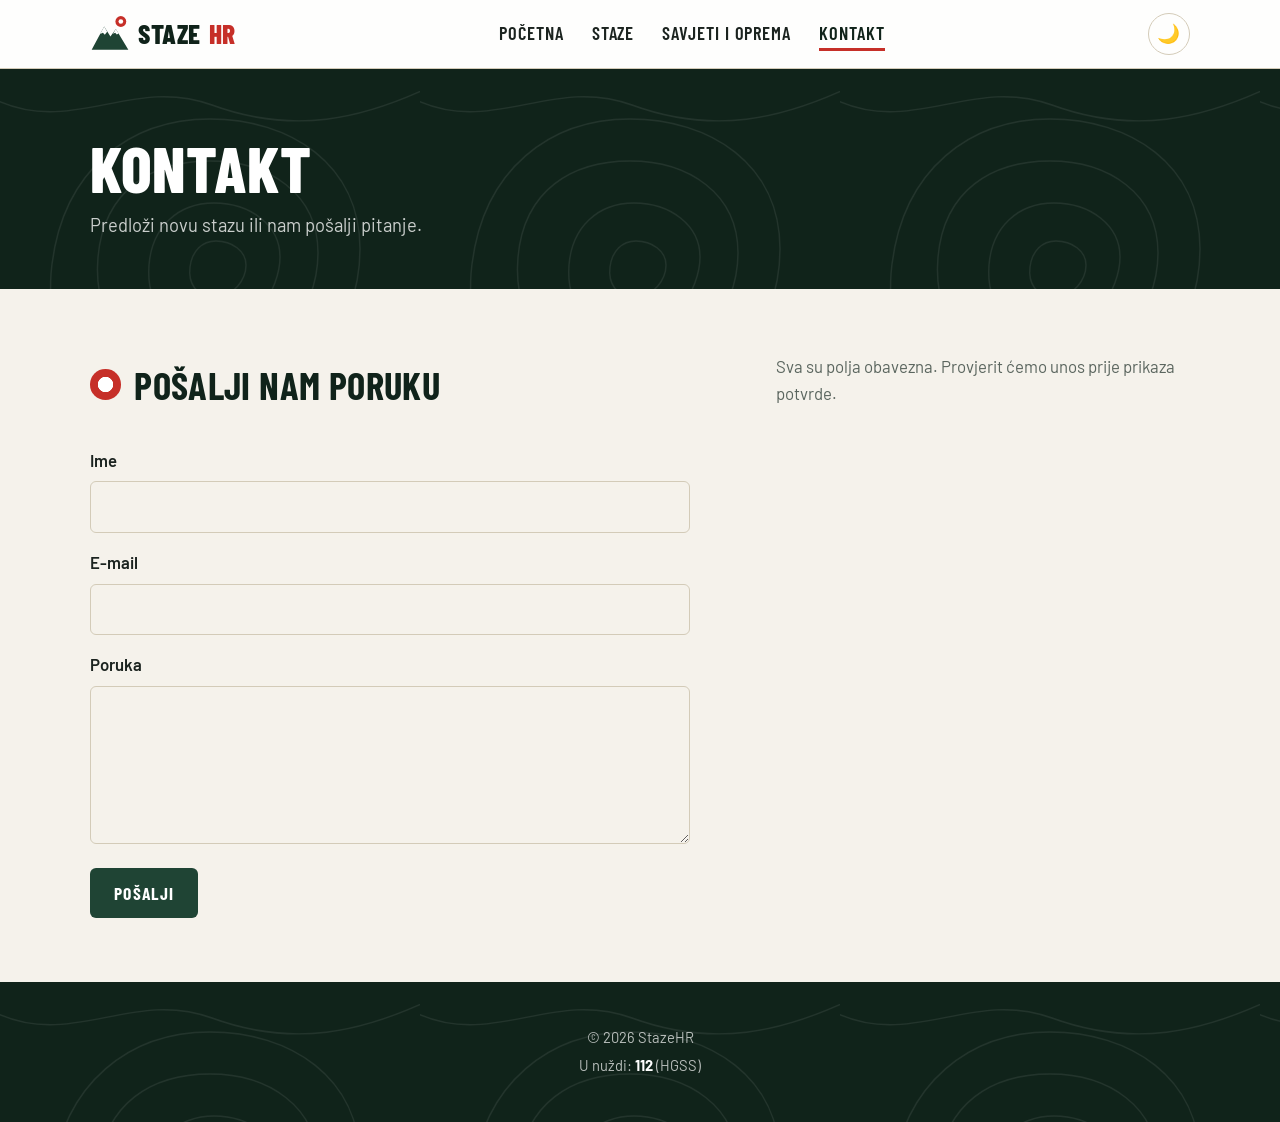
<file: kontakt.html>
<!DOCTYPE html>
<html lang="hr">
<head>
  <meta charset="UTF-8">
  <meta name="viewport" content="width=device-width, initial-scale=1.0">
  <title>Kontakt | Planinarske staze Hrvatske</title>
  <link rel="icon" href="img/logo.svg" type="image/svg+xml">
  <link rel="stylesheet" href="css/style.css">
</head>
<body>

  <header class="site-header">
    <div class="container header-inner">
      <a href="index.html" class="logo" aria-label="StazeHR – početna">
        <svg class="logo-mark" viewBox="0 0 48 48" aria-hidden="true">
          <path d="M2 43 L17 15 L24.5 27 L31 18 L46 43 Z" fill="currentColor"/>
          <path class="ridge" d="M17 15 L12.2 24 L15.5 22.5 L17.8 25 L20.6 21.4 Z"/>
          <path class="ridge" d="M31 18 L27.6 23.6 L30.2 22.6 L32.2 24.6 L34.3 23.3 Z"/>
          <circle cx="37" cy="9" r="6.5" fill="#c62f28"/>
          <circle cx="37" cy="9" r="2.8" fill="#fff"/>
        </svg>
        Staze<span>HR</span>
      </a>
      <nav class="main-nav" aria-label="Glavna navigacija">
        <ul class="nav-links" id="nav-links">
          <li><a href="index.html">Početna</a></li>
          <li><a href="staze.html">Staze</a></li>
          <li><a href="savjeti.html">Savjeti i oprema</a></li>
          <li><a href="kontakt.html" class="active">Kontakt</a></li>
        </ul>
      </nav>
      <div class="header-actions">
        <button class="theme-toggle" id="theme-toggle" aria-label="Promijeni temu">🌙</button>
        <button class="nav-toggle" id="nav-toggle" aria-label="Otvori izbornik" aria-expanded="false" aria-controls="nav-links">☰</button>
      </div>
    </div>
  </header>

  <main>
    <section class="page-title">
      <div class="container">
        <h1>Kontakt</h1>
        <p>Predloži novu stazu ili nam pošalji pitanje.</p>
      </div>
    </section>

    <section class="section">
      <div class="container">
        <div class="section-head">
          <h2><span class="marker"></span>Pošalji nam poruku</h2>
          <p>Sva su polja obavezna. Provjerit ćemo unos prije prikaza potvrde.</p>
        </div>
        <form class="form" id="contact-form" novalidate>
          <label for="ime">Ime</label>
          <input type="text" id="ime" name="ime" autocomplete="name" required aria-describedby="ime-error">
          <span class="field-error" id="ime-error" aria-live="polite"></span>

          <label for="email">E-mail</label>
          <input type="email" id="email" name="email" autocomplete="email" required aria-describedby="email-error">
          <span class="field-error" id="email-error" aria-live="polite"></span>

          <label for="poruka">Poruka</label>
          <textarea id="poruka" name="poruka" rows="5" required aria-describedby="poruka-error"></textarea>
          <span class="field-error" id="poruka-error" aria-live="polite"></span>

          <button type="submit" class="btn">Pošalji</button>
        </form>
        <p class="form-status" id="form-status" role="status" aria-live="polite"></p>
      </div>
    </section>
  </main>

  <footer class="site-footer">
    <div class="container">
      <p>© 2026 StazeHR</p>
      <p>U nuždi: <strong>112</strong> (HGSS)</p>
    </div>
  </footer>

  <script src="js/main.js"></script>
  <script src="js/savjeti.js"></script>
  <script src="https://cdn.botpress.cloud/webchat/v5.0/inject.js"></script>
  <script src="https://files.bpcontent.cloud/2026/11/26/12/20261126123254-36CUXJLF.js" defer></script>
</body>
</html>
</file>
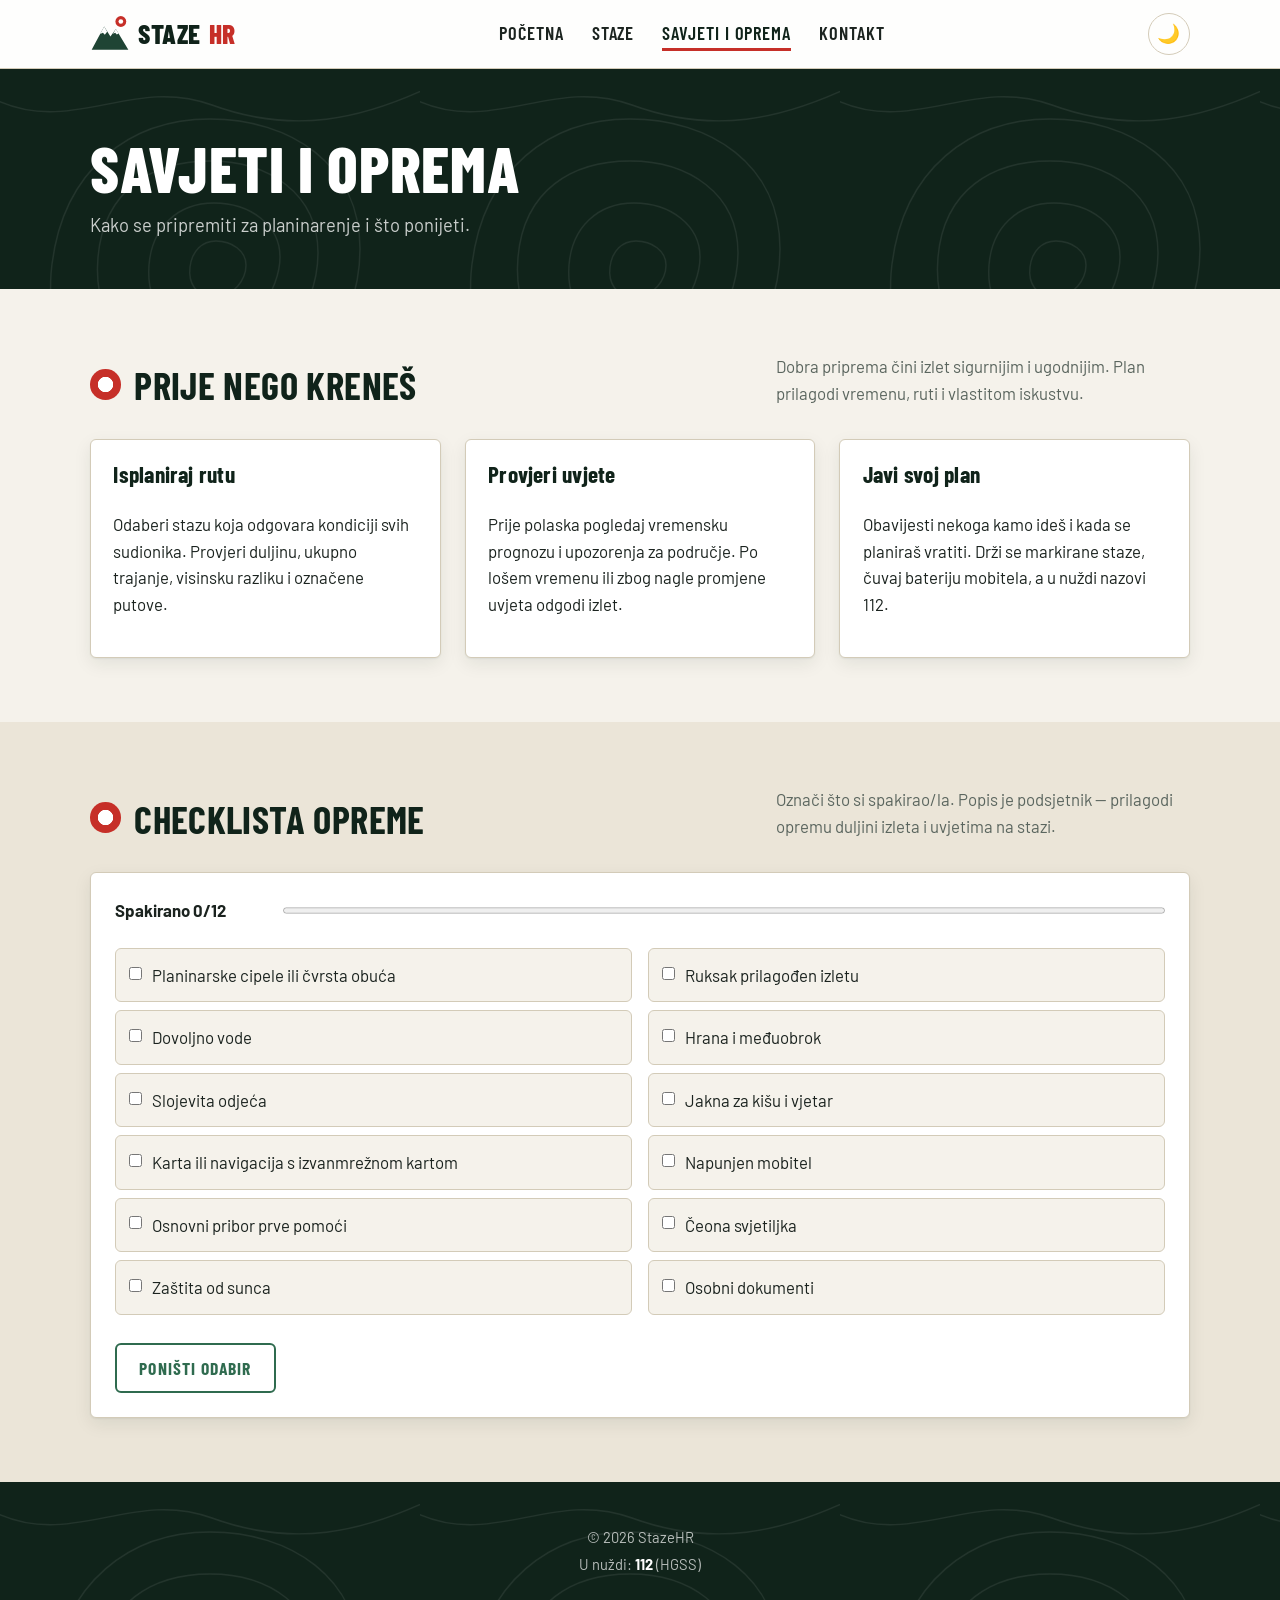
<file: savjeti.html>
<!DOCTYPE html>
<html lang="hr">
<head>
  <meta charset="UTF-8">
  <meta name="viewport" content="width=device-width, initial-scale=1.0">
  <title>Savjeti i oprema | Planinarske staze Hrvatske</title>
  <link rel="icon" href="img/logo.svg" type="image/svg+xml">
  <link rel="stylesheet" href="css/style.css">
</head>
<body>

  <header class="site-header">
    <div class="container header-inner">
      <a href="index.html" class="logo" aria-label="StazeHR – početna">
        <svg class="logo-mark" viewBox="0 0 48 48" aria-hidden="true">
          <path d="M2 43 L17 15 L24.5 27 L31 18 L46 43 Z" fill="currentColor"/>
          <path class="ridge" d="M17 15 L12.2 24 L15.5 22.5 L17.8 25 L20.6 21.4 Z"/>
          <path class="ridge" d="M31 18 L27.6 23.6 L30.2 22.6 L32.2 24.6 L34.3 23.3 Z"/>
          <circle cx="37" cy="9" r="6.5" fill="#c62f28"/>
          <circle cx="37" cy="9" r="2.8" fill="#fff"/>
        </svg>
        Staze<span>HR</span>
      </a>
      <nav class="main-nav" aria-label="Glavna navigacija">
        <ul class="nav-links" id="nav-links">
          <li><a href="index.html">Početna</a></li>
          <li><a href="staze.html">Staze</a></li>
          <li><a href="savjeti.html" class="active">Savjeti i oprema</a></li>
          <li><a href="kontakt.html">Kontakt</a></li>
        </ul>
      </nav>
      <div class="header-actions">
        <button class="theme-toggle" id="theme-toggle" aria-label="Promijeni temu">🌙</button>
        <button class="nav-toggle" id="nav-toggle" aria-label="Otvori izbornik" aria-expanded="false" aria-controls="nav-links">☰</button>
      </div>
    </div>
  </header>

  <main>
    <section class="page-title">
      <div class="container">
        <h1>Savjeti i oprema</h1>
        <p>Kako se pripremiti za planinarenje i što ponijeti.</p>
      </div>
    </section>

    <section class="section">
      <div class="container">
        <div class="section-head">
          <h2><span class="marker"></span>Prije nego kreneš</h2>
          <p>Dobra priprema čini izlet sigurnijim i ugodnijim. Plan prilagodi vremenu, ruti i vlastitom iskustvu.</p>
        </div>
        <div class="card-grid">
          <article class="card">
            <h3>Isplaniraj rutu</h3>
            <p>Odaberi stazu koja odgovara kondiciji svih sudionika. Provjeri duljinu, ukupno trajanje, visinsku razliku i označene putove.</p>
          </article>
          <article class="card">
            <h3>Provjeri uvjete</h3>
            <p>Prije polaska pogledaj vremensku prognozu i upozorenja za područje. Po lošem vremenu ili zbog nagle promjene uvjeta odgodi izlet.</p>
          </article>
          <article class="card">
            <h3>Javi svoj plan</h3>
            <p>Obavijesti nekoga kamo ideš i kada se planiraš vratiti. Drži se markirane staze, čuvaj bateriju mobitela, a u nuždi nazovi 112.</p>
          </article>
        </div>
      </div>
    </section>

    <section class="section section-alt">
      <div class="container">
        <div class="section-head">
          <h2><span class="marker"></span>Checklista opreme</h2>
          <p>Označi što si spakirao/la. Popis je podsjetnik — prilagodi opremu duljini izleta i uvjetima na stazi.</p>
        </div>
        <div class="equipment-checklist" id="checklist">
          <div class="checklist-summary">
            <p id="checklist-count" role="status" aria-live="polite">Spakirano 0/12</p>
            <progress id="checklist-progress" max="12" value="0" aria-label="Napredak pakiranja">0 od 12</progress>
          </div>
          <ul class="checklist-items">
            <li><label><input type="checkbox"> Planinarske cipele ili čvrsta obuća</label></li>
            <li><label><input type="checkbox"> Ruksak prilagođen izletu</label></li>
            <li><label><input type="checkbox"> Dovoljno vode</label></li>
            <li><label><input type="checkbox"> Hrana i međuobrok</label></li>
            <li><label><input type="checkbox"> Slojevita odjeća</label></li>
            <li><label><input type="checkbox"> Jakna za kišu i vjetar</label></li>
            <li><label><input type="checkbox"> Karta ili navigacija s izvanmrežnom kartom</label></li>
            <li><label><input type="checkbox"> Napunjen mobitel</label></li>
            <li><label><input type="checkbox"> Osnovni pribor prve pomoći</label></li>
            <li><label><input type="checkbox"> Čeona svjetiljka</label></li>
            <li><label><input type="checkbox"> Zaštita od sunca</label></li>
            <li><label><input type="checkbox"> Osobni dokumenti</label></li>
          </ul>
          <button type="button" class="btn btn-outline" id="checklist-reset">Poništi odabir</button>
        </div>
      </div>
    </section>
  </main>

  <footer class="site-footer">
    <div class="container">
      <p>© 2026 StazeHR</p>
      <p>U nuždi: <strong>112</strong> (HGSS)</p>
    </div>
  </footer>

  <script src="js/main.js"></script>
  <script src="js/savjeti.js"></script>
  <script src="https://cdn.botpress.cloud/webchat/v5.0/inject.js"></script>
  <script src="https://files.bpcontent.cloud/2026/11/26/12/20261126123254-36CUXJLF.js" defer></script>
</body>
</html>
</file>
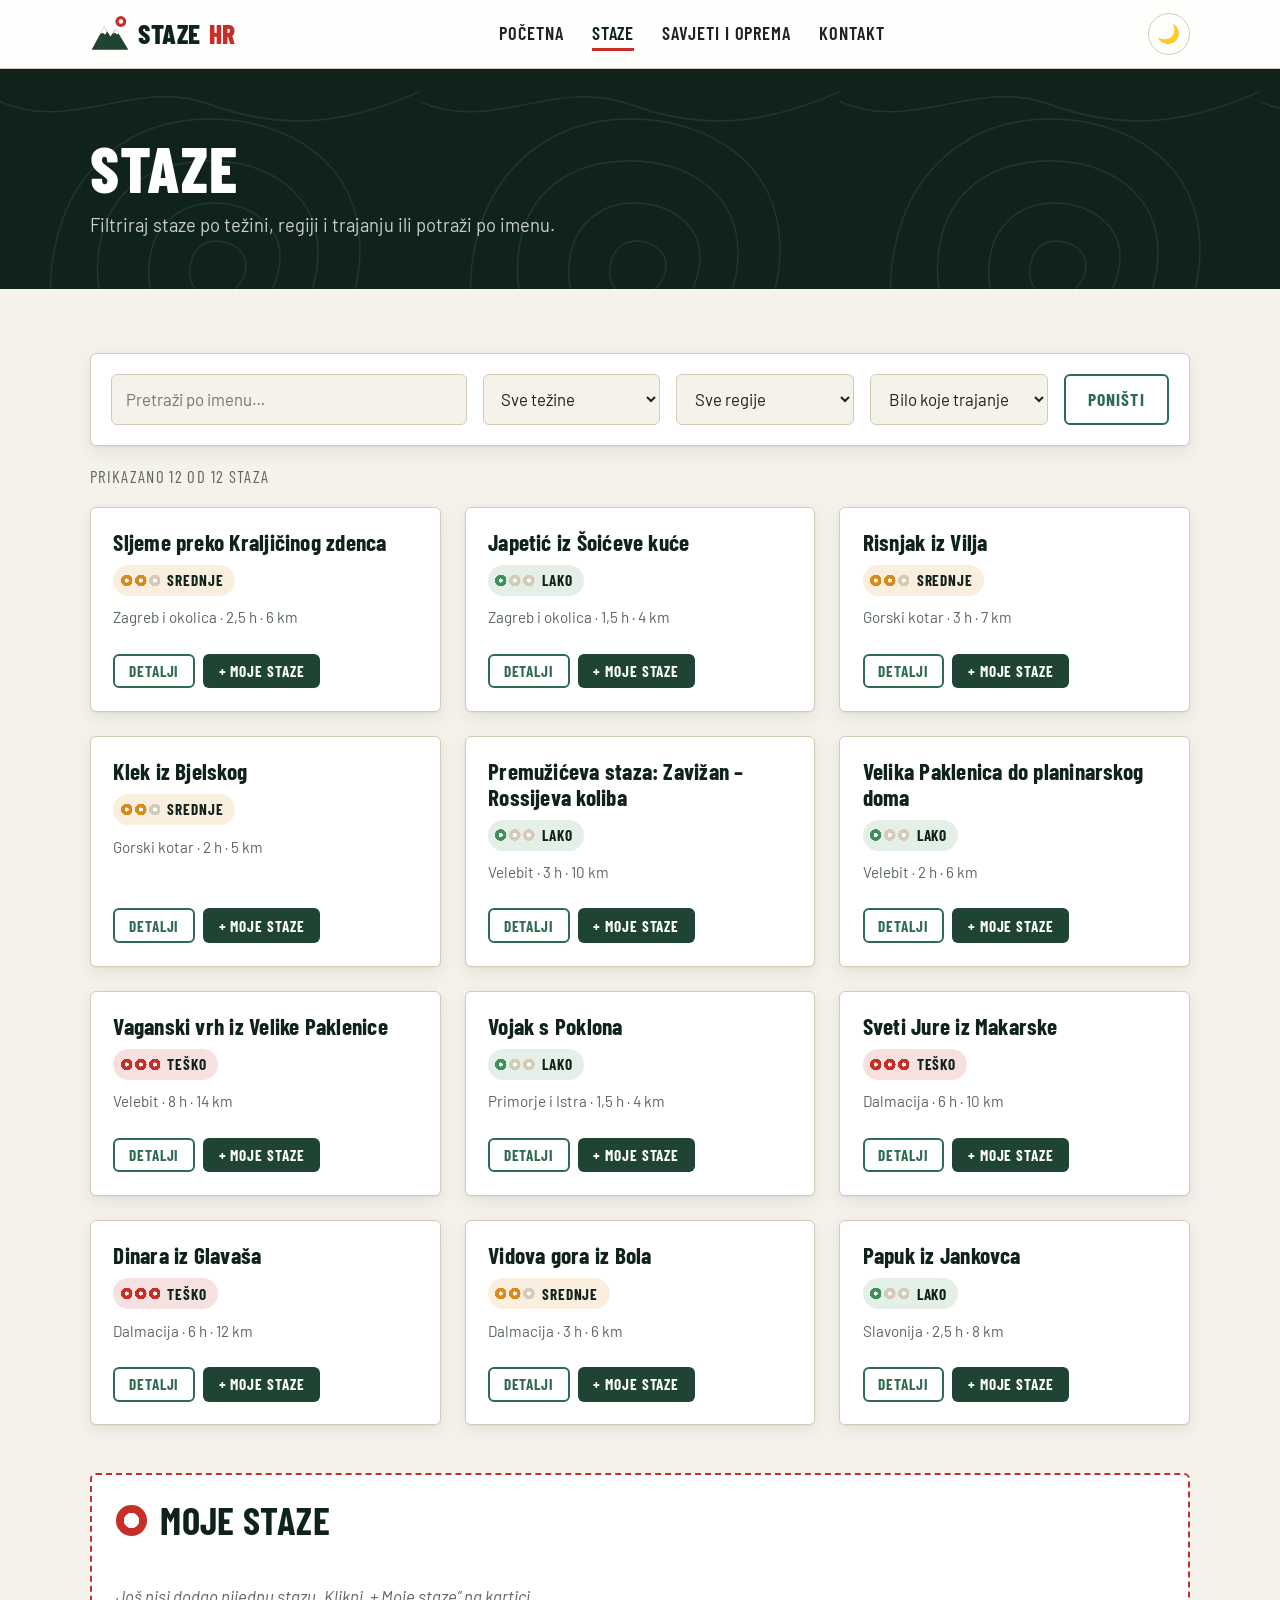
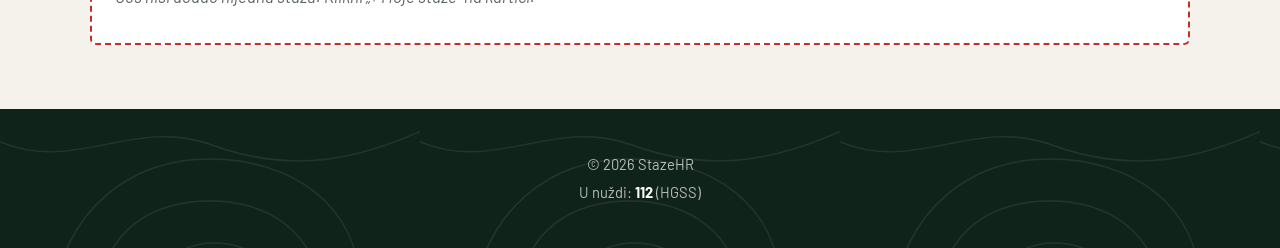
<file: staze.html>
<!DOCTYPE html>
<html lang="hr">
<head>
  <meta charset="UTF-8">
  <meta name="viewport" content="width=device-width, initial-scale=1.0">
  <title>Staze | Planinarske staze Hrvatske</title>
  <link rel="icon" href="img/logo.svg" type="image/svg+xml">
  <link rel="stylesheet" href="css/style.css">
</head>
<body>

  <header class="site-header">
    <div class="container header-inner">
      <a href="index.html" class="logo" aria-label="StazeHR – početna">
        <svg class="logo-mark" viewBox="0 0 48 48" aria-hidden="true">
          <path d="M2 43 L17 15 L24.5 27 L31 18 L46 43 Z" fill="currentColor"/>
          <path class="ridge" d="M17 15 L12.2 24 L15.5 22.5 L17.8 25 L20.6 21.4 Z"/>
          <path class="ridge" d="M31 18 L27.6 23.6 L30.2 22.6 L32.2 24.6 L34.3 23.3 Z"/>
          <circle cx="37" cy="9" r="6.5" fill="#c62f28"/>
          <circle cx="37" cy="9" r="2.8" fill="#fff"/>
        </svg>
        Staze<span>HR</span>
      </a>
      <nav class="main-nav" aria-label="Glavna navigacija">
        <ul class="nav-links" id="nav-links">
          <li><a href="index.html">Početna</a></li>
          <li><a href="staze.html" class="active">Staze</a></li>
          <li><a href="savjeti.html">Savjeti i oprema</a></li>
          <li><a href="kontakt.html">Kontakt</a></li>
        </ul>
      </nav>
      <div class="header-actions">
        <button class="theme-toggle" id="theme-toggle" aria-label="Promijeni temu">🌙</button>
        <button class="nav-toggle" id="nav-toggle" aria-label="Otvori izbornik" aria-expanded="false" aria-controls="nav-links">☰</button>
      </div>
    </div>
  </header>

  <main>
    <section class="page-title">
      <div class="container">
        <h1>Staze</h1>
        <p>Filtriraj staze po težini, regiji i trajanju ili potraži po imenu.</p>
      </div>
    </section>

    <section class="section">
      <div class="container">

        <form class="filters" id="filters" onsubmit="return false;">
          <input type="search" id="search" placeholder="Pretraži po imenu…">

          <select id="filter-tezina">
            <option value="">Sve težine</option>
            <option value="lako">Lako</option>
            <option value="srednje">Srednje</option>
            <option value="tesko">Teško</option>
          </select>

          <select id="filter-regija">
            <option value="">Sve regije</option>
            <option value="Zagreb i okolica">Zagreb i okolica</option>
            <option value="Gorski kotar">Gorski kotar</option>
            <option value="Velebit">Velebit</option>
            <option value="Primorje i Istra">Primorje i Istra</option>
            <option value="Dalmacija">Dalmacija</option>
            <option value="Slavonija">Slavonija</option>
          </select>

          <select id="filter-trajanje">
            <option value="">Bilo koje trajanje</option>
            <option value="3">Do 3 h</option>
            <option value="5">Do 5 h</option>
            <option value="99">Više od 5 h</option>
          </select>

          <button type="button" class="btn btn-outline" id="filter-reset">Poništi</button>
        </form>

        <p class="result-count" id="result-count"></p>

        <div class="card-grid" id="trail-list"></div>

        <aside class="my-trails">
          <h2><span class="marker"></span>Moje staze</h2>
          <ul id="my-trails-list"></ul>
        </aside>

      </div>
    </section>
  </main>

  <footer class="site-footer">
    <div class="container">
      <p>© 2026 StazeHR</p>
      <p>U nuždi: <strong>112</strong> (HGSS)</p>
    </div>
  </footer>

  <script src="js/main.js"></script>
  <script src="data/staze.js"></script>
  <script src="js/staze.js"></script>
  <script src="https://cdn.botpress.cloud/webchat/v5.0/inject.js"></script>
  <script src="https://files.bpcontent.cloud/2026/11/26/12/20261126123254-36CUXJLF.js" defer></script>
</body>
</html>
</file>
<file: css/style.css>
@import url("https://fonts.googleapis.com/css2?family=Barlow:wght@400;500;600&family=Barlow+Condensed:wght@600;700;800&display=swap");

:root {
  --pine-900: #10231a;
  --pine-700: #1f4434;
  --pine-500: #2f6b4f;
  --stone-50: #f5f2eb;
  --stone-100: #ebe5d8;
  --stone-300: #d3cbb8;
  --marker: #c62f28;
  --marker-dark: #a2241e;
  --sun: #e3a33b;

  --color-primary: var(--pine-500);
  --color-primary-dark: var(--pine-700);
  --color-accent: var(--marker);
  --color-bg: var(--stone-50);
  --color-surface: #ffffff;
  --color-surface-alt: var(--stone-100);
  --color-text: #1b231f;
  --color-muted: #5b665f;
  --color-border: var(--stone-300);
  --color-heading: var(--pine-900);

  --tezina-lako: #3f8f5a;
  --tezina-srednje: #d98a1e;
  --tezina-tesko: var(--marker);
  --dot-empty: var(--stone-300);

  --font-main: "Barlow", system-ui, -apple-system, "Segoe UI", Roboto, sans-serif;
  --font-display: "Barlow Condensed", "Arial Narrow", system-ui, sans-serif;
  --radius: 6px;
  --shadow: 0 1px 2px rgba(16, 35, 26, 0.06), 0 6px 18px rgba(16, 35, 26, 0.08);
  --shadow-lift: 0 2px 4px rgba(16, 35, 26, 0.08), 0 14px 30px rgba(16, 35, 26, 0.14);
  --space: 1rem;
  --max-width: 1140px;
  --header-h: 68px;

  --topo: url("data:image/svg+xml,%3Csvg xmlns='http://www.w3.org/2000/svg' width='420' height='420' viewBox='0 0 420 420'%3E%3Cg fill='none' stroke='%23ffffff' stroke-opacity='.08' stroke-width='1.4'%3E%3Cpath d='M210 50c80 0 150 45 150 130s-65 170-160 170S40 290 52 195 130 50 210 50z'/%3E%3Cpath d='M210 92c58 0 108 32 108 92s-48 124-116 124S92 255 98 188s54-96 112-96z'/%3E%3Cpath d='M214 134c36 0 66 22 66 54s-28 78-70 78-64-32-61-70 29-62 65-62z'/%3E%3Cpath d='M216 172c16 0 30 10 30 24s-12 32-31 32-27-14-25-30 12-26 26-26z'/%3E%3Cpath d='M-10 28c80 42 140-22 222 8s150 14 218-18'/%3E%3Cpath d='M-10 392c90-32 150 18 232-6s140-30 208 2'/%3E%3C/g%3E%3C/svg%3E");
}

body.dark {
  --color-bg: #0f1a15;
  --color-surface: #17241e;
  --color-surface-alt: #13201a;
  --color-text: #e6ebe7;
  --color-muted: #9fb0a6;
  --color-border: #2a3a32;
  --color-heading: #f2f5f2;
  --color-primary: #6dbb91;
  --color-primary-dark: #4f9d74;
  --dot-empty: #5d6e65;
  --shadow: 0 1px 2px rgba(0, 0, 0, 0.3), 0 6px 18px rgba(0, 0, 0, 0.35);
  --shadow-lift: 0 2px 4px rgba(0, 0, 0, 0.35), 0 14px 30px rgba(0, 0, 0, 0.5);
}

*, *::before, *::after { box-sizing: border-box; }

body {
  margin: 0;
  font-family: var(--font-main);
  font-size: 1.05rem;
  background: var(--color-bg);
  color: var(--color-text);
  line-height: 1.6;
  transition: background 0.3s, color 0.3s;
}

img { max-width: 100%; display: block; }
a { color: var(--color-primary); }

h1, h2, h3 {
  font-family: var(--font-display);
  font-weight: 700;
  line-height: 1.1;
  color: var(--color-heading);
  letter-spacing: 0.01em;
}
h2 { font-size: clamp(1.8rem, 3.5vw, 2.4rem); text-transform: uppercase; }
h3 { font-size: 1.45rem; }

:focus-visible { outline: 3px solid var(--sun); outline-offset: 2px; }

.container {
  width: 100%;
  max-width: var(--max-width);
  margin: 0 auto;
  padding: 0 calc(var(--space) * 1.25);
}

.section { padding: calc(var(--space) * 4) 0; }
.section-alt { background: var(--color-surface-alt); }

.section-head { display: flex; flex-wrap: wrap; align-items: end; justify-content: space-between; gap: var(--space); margin-bottom: calc(var(--space) * 2); }
.section-head h2 { margin: 0; }
.section-head p { margin: 0; color: var(--color-muted); max-width: 46ch; }

.marker {
  display: inline-block;
  width: 0.8em;
  height: 0.8em;
  margin-right: 0.35em;
  border-radius: 50%;
  background: radial-gradient(circle, #fff 0 34%, var(--marker) 36%);
  vertical-align: 0.02em;
  flex-shrink: 0;
}

.eyebrow {
  font-family: var(--font-display);
  font-weight: 600;
  font-size: 0.95rem;
  letter-spacing: 0.16em;
  text-transform: uppercase;
  margin: 0 0 0.75rem;
}

.btn {
  display: inline-flex;
  align-items: center;
  gap: 0.4em;
  padding: 0.75rem 1.4rem;
  background: var(--color-primary-dark);
  color: #fff;
  border: 2px solid transparent;
  border-radius: var(--radius);
  font-family: var(--font-display);
  font-size: 1.1rem;
  font-weight: 700;
  letter-spacing: 0.06em;
  text-transform: uppercase;
  text-decoration: none;
  cursor: pointer;
  transition: background 0.2s, color 0.2s, border-color 0.2s, transform 0.15s;
}
.btn:hover { background: var(--pine-900); }
.btn:active { transform: translateY(1px); }
body.dark .btn { background: var(--pine-500); }
body.dark .btn:hover { background: var(--pine-700); }

.btn-accent, body.dark .btn-accent { background: var(--marker); }
.btn-accent:hover, body.dark .btn-accent:hover { background: var(--marker-dark); }

.btn-ghost, body.dark .btn-ghost { background: transparent; border-color: rgba(255, 255, 255, 0.85); }
.btn-ghost:hover, body.dark .btn-ghost:hover { background: #fff; color: var(--pine-900); }

.btn-outline, body.dark .btn-outline {
  background: transparent;
  color: var(--color-primary);
  border-color: currentColor;
}
.btn-outline:hover, body.dark .btn-outline:hover { background: var(--color-primary); color: #fff; border-color: var(--color-primary); }

.btn-small { padding: 0.4rem 0.85rem; font-size: 0.95rem; }
.btn-added, body.dark .btn-added { background: var(--marker); }
.btn-added:hover, body.dark .btn-added:hover { background: var(--marker-dark); }

.site-header {
  position: sticky;
  top: 0;
  z-index: 100;
  background: color-mix(in srgb, var(--color-surface) 88%, transparent);
  backdrop-filter: blur(10px);
  border-bottom: 1px solid var(--color-border);
}

.header-inner {
  display: flex;
  align-items: center;
  justify-content: space-between;
  gap: var(--space);
  min-height: var(--header-h);
}

.logo {
  display: inline-flex;
  align-items: center;
  gap: 0.5rem;
  font-family: var(--font-display);
  font-size: 1.7rem;
  font-weight: 800;
  letter-spacing: 0.02em;
  color: var(--color-heading);
  text-decoration: none;
  text-transform: uppercase;
}
.logo span { color: var(--marker); }
.logo-mark { width: 40px; height: 40px; color: var(--pine-700); }
body.dark .logo-mark { color: var(--color-primary); }
.logo-mark .ridge { fill: var(--color-surface); }

.nav-links {
  display: flex;
  gap: 1.75rem;
  list-style: none;
  margin: 0;
  padding: 0;
}
.nav-links a {
  position: relative;
  color: var(--color-text);
  text-decoration: none;
  font-family: var(--font-display);
  font-size: 1.15rem;
  font-weight: 600;
  letter-spacing: 0.05em;
  text-transform: uppercase;
  padding: 0.3rem 0;
}
.nav-links a::after {
  content: "";
  position: absolute;
  left: 0;
  right: 0;
  bottom: -2px;
  height: 3px;
  background: var(--marker);
  transform: scaleX(0);
  transform-origin: left;
  transition: transform 0.25s;
}
.nav-links a:hover::after,
.nav-links a.active::after { transform: scaleX(1); }
.nav-links a.active { color: var(--color-heading); }

.header-actions { display: flex; gap: 0.5rem; }

.theme-toggle,
.nav-toggle {
  background: none;
  border: 1px solid var(--color-border);
  border-radius: 50%;
  color: var(--color-text);
  font-size: 1.15rem;
  width: 42px;
  height: 42px;
  cursor: pointer;
  transition: background 0.2s;
}
.theme-toggle:hover,
.nav-toggle:hover { background: var(--color-surface-alt); }

.nav-toggle { display: none; }

.hero {
  position: relative;
  min-height: min(86vh, 760px);
  display: flex;
  flex-direction: column;
  justify-content: flex-end;
  color: #fff;
  overflow: hidden;
  background: var(--pine-900);
}

.hero-slides { position: absolute; inset: 0; }
.hero-slide {
  position: absolute;
  inset: 0;
  width: 100%;
  height: 100%;
  object-fit: cover;
  opacity: 0;
  transition: opacity 1.2s ease;
}
.hero-slide.is-active {
  opacity: 1;
  animation: ken-burns 9s ease-out forwards;
}
@keyframes ken-burns {
  from { transform: scale(1.08); }
  to   { transform: scale(1); }
}

.hero::after {
  content: "";
  position: absolute;
  inset: 0;
  background:
    linear-gradient(to top, rgba(10, 22, 16, 0.92) 0%, rgba(10, 22, 16, 0.45) 45%, rgba(10, 22, 16, 0.1) 75%),
    linear-gradient(to right, rgba(10, 22, 16, 0.55), transparent 65%);
  pointer-events: none;
}

.hero-content { position: relative; z-index: 1; padding-bottom: calc(var(--space) * 2); }
.hero-content .eyebrow { color: var(--sun); }
.hero h1 {
  color: #fff;
  font-size: clamp(2.8rem, 8vw, 5.6rem);
  font-weight: 800;
  text-transform: uppercase;
  line-height: 0.95;
  margin: 0 0 1.25rem;
  max-width: 11ch;
  text-shadow: 0 2px 20px rgba(0, 0, 0, 0.35);
}
.hero-lead { font-size: 1.2rem; max-width: 520px; margin: 0 0 2rem; color: rgba(255, 255, 255, 0.9); }
.hero-buttons { display: flex; flex-wrap: wrap; gap: 0.75rem; }

.hero-bar {
  position: relative;
  z-index: 1;
  display: flex;
  flex-wrap: wrap;
  align-items: center;
  justify-content: space-between;
  gap: 0.75rem;
  padding-top: var(--space);
  padding-bottom: var(--space);
  border-top: 1px solid rgba(255, 255, 255, 0.2);
}
.hero-caption { margin: 0; font-size: 0.9rem; color: rgba(255, 255, 255, 0.85); }
.hero-caption strong { font-family: var(--font-display); font-size: 1.05rem; letter-spacing: 0.06em; text-transform: uppercase; color: #fff; margin-right: 0.5rem; }
.hero-caption a { color: rgba(255, 255, 255, 0.7); }

.hero-controls { display: flex; align-items: center; gap: 0.75rem; }
.hero-dots { display: flex; gap: 0.5rem; }
.hero-dot {
  width: 34px;
  height: 4px;
  padding: 0;
  border: none;
  border-radius: 2px;
  background: rgba(255, 255, 255, 0.35);
  cursor: pointer;
}
.hero-dot.is-active { background: var(--marker); }
.hero-dot:hover { background: rgba(255, 255, 255, 0.75); }
.hero-pause {
  width: 34px;
  height: 34px;
  border: 1px solid rgba(255, 255, 255, 0.5);
  border-radius: 50%;
  background: transparent;
  color: #fff;
  font-size: 0.8rem;
  cursor: pointer;
}
.hero-pause:hover { background: rgba(255, 255, 255, 0.15); }

.stats {
  background: var(--pine-900) var(--topo);
  color: #fff;
}
.stats ul {
  display: grid;
  grid-template-columns: repeat(4, 1fr);
  margin: 0 auto;
  padding: calc(var(--space) * 1.75) calc(var(--space) * 1.25);
  list-style: none;
}
.stats li { padding: 0 var(--space); border-left: 1px solid rgba(255, 255, 255, 0.15); }
.stats li:first-child { border-left: none; padding-left: 0; }
.stats strong { display: block; font-family: var(--font-display); font-size: 2.4rem; font-weight: 800; line-height: 1; color: #fff; }
.stats span { font-size: 0.9rem; color: rgba(255, 255, 255, 0.7); }

.page-title {
  padding: calc(var(--space) * 4) 0 calc(var(--space) * 3);
  background: var(--pine-900) var(--topo);
  color: #fff;
}
.page-title h1 { margin: 0 0 0.5rem; color: #fff; font-size: clamp(2.6rem, 6vw, 4rem); font-weight: 800; text-transform: uppercase; }
.page-title p { color: rgba(255, 255, 255, 0.78); margin: 0; font-size: 1.15rem; }

.card-grid {
  display: grid;
  grid-template-columns: repeat(auto-fill, minmax(270px, 1fr));
  gap: calc(var(--space) * 1.5);
}

.card {
  background: var(--color-surface);
  border: 1px solid var(--color-border);
  border-radius: var(--radius);
  box-shadow: var(--shadow);
  padding: calc(var(--space) * 1.4);
}
.card h3 { margin-top: 0; }

.region-grid {
  display: grid;
  grid-template-columns: repeat(3, 1fr);
  gap: calc(var(--space) * 1.25);
}
.region-tile {
  position: relative;
  display: flex;
  align-items: flex-end;
  min-height: 260px;
  overflow: hidden;
  border-radius: var(--radius);
  color: #fff;
  text-decoration: none;
  background: var(--pine-900);
  box-shadow: var(--shadow);
}
.region-tile img {
  position: absolute;
  inset: 0;
  width: 100%;
  height: 100%;
  object-fit: cover;
  transition: transform 0.6s ease;
}
.region-tile::after {
  content: "";
  position: absolute;
  inset: 0;
  background: linear-gradient(to top, rgba(10, 22, 16, 0.92) 0%, rgba(10, 22, 16, 0.35) 55%, rgba(10, 22, 16, 0.05) 100%);
}
.region-body { position: relative; z-index: 1; padding: calc(var(--space) * 1.4); }
.region-body h3 {
  margin: 0.35rem 0 0.25rem;
  color: #fff;
  font-size: 1.9rem;
  font-weight: 800;
  text-transform: uppercase;
}
.region-body p { margin: 0; color: rgba(255, 255, 255, 0.82); font-size: 0.98rem; }
.region-count {
  display: inline-flex;
  align-items: center;
  font-family: var(--font-display);
  font-size: 0.95rem;
  font-weight: 700;
  letter-spacing: 0.1em;
  text-transform: uppercase;
  color: var(--sun);
}
.region-count::after {
  content: "→";
  margin-left: 0.5rem;
  transition: transform 0.25s;
}
.region-tile:hover img,
.region-tile:focus-visible img { transform: scale(1.07); }
.region-tile:hover .region-count::after { transform: translateX(5px); }

.trail-card {
  display: flex;
  flex-direction: column;
  align-items: flex-start;
  transition: transform 0.2s, box-shadow 0.2s, border-color 0.2s;
}
.trail-card:hover {
  transform: translateY(-3px);
  box-shadow: var(--shadow-lift);
  border-color: color-mix(in srgb, var(--tezina-boja) 55%, var(--color-border));
}
.trail-card.tezina-lako { --tezina-boja: var(--tezina-lako); }
.trail-card.tezina-srednje { --tezina-boja: var(--tezina-srednje); }
.trail-card.tezina-tesko { --tezina-boja: var(--tezina-tesko); }
.trail-card h3 { margin-bottom: 0.6rem; }
.trail-meta { color: var(--color-muted); font-size: 0.95rem; margin: 0.6rem 0; }

.badge {
  position: relative;
  display: inline-flex;
  align-items: center;
  gap: 0.45rem;
  padding: 0.2rem 0.7rem 0.2rem 0.45rem;
  border-radius: 999px;
  background: color-mix(in srgb, var(--tezina-boja, var(--color-primary)) 14%, transparent);
  color: var(--color-heading);
  font-family: var(--font-display);
  font-size: 0.95rem;
  font-weight: 700;
  letter-spacing: 0.06em;
  text-transform: uppercase;
  cursor: help;
}
.badge-tooltip {
  position: absolute;
  top: calc(100% + 0.5rem);
  left: 0;
  z-index: 20;
  width: max-content;
  max-width: min(280px, calc(100vw - 3rem));
  padding: 0.65rem 0.8rem;
  border-radius: var(--radius);
  background: var(--pine-900);
  color: #fff;
  box-shadow: var(--shadow-lift);
  font-family: var(--font-main);
  font-size: 0.9rem;
  font-weight: 400;
  letter-spacing: normal;
  line-height: 1.4;
  text-align: left;
  text-transform: none;
  white-space: normal;
  opacity: 0;
  visibility: hidden;
  pointer-events: none;
  transform: translateY(-3px);
  transition: opacity 0.15s, transform 0.15s, visibility 0.15s;
}
.badge.tooltip-visible .badge-tooltip,
.badge:hover .badge-tooltip,
.badge:focus-visible .badge-tooltip {
  opacity: 1;
  visibility: visible;
  transform: translateY(0);
}
.badge::before {
  content: "";
  width: 2.6em;
  height: 0.75em;
  background:
    radial-gradient(circle at 0.375em 50%, #fff 0 0.13em, var(--tezina-boja) 0.14em 0.375em, transparent 0.385em),
    radial-gradient(circle at 1.3em 50%, #fff 0 0.13em, var(--dot2, var(--dot-empty)) 0.14em 0.375em, transparent 0.385em),
    radial-gradient(circle at 2.225em 50%, #fff 0 0.13em, var(--dot3, var(--dot-empty)) 0.14em 0.375em, transparent 0.385em);
}
.badge-lako { --tezina-boja: var(--tezina-lako); }
.badge-srednje { --tezina-boja: var(--tezina-srednje); --dot2: var(--tezina-srednje); }
.badge-tesko { --tezina-boja: var(--tezina-tesko); --dot2: var(--tezina-tesko); --dot3: var(--tezina-tesko); }

.trail-details {
  width: 100%;
  margin: 0.5rem 0;
  padding-top: 0.75rem;
  border-top: 1px dashed var(--color-border);
  font-size: 0.98rem;
}
.trail-details p { margin-top: 0; }
.trail-details dl {
  display: grid;
  grid-template-columns: auto 1fr;
  gap: 0.3rem 0.9rem;
  margin: 0;
}
.trail-details dt { font-weight: 600; color: var(--color-muted); }
.trail-details dd { margin: 0; }

.card-actions {
  display: flex;
  flex-wrap: wrap;
  gap: 0.5rem;
  margin-top: auto;
  padding-top: 0.9rem;
}

.empty-message { color: var(--color-muted); font-style: italic; }
.hidden { display: none !important; }

.gallery {
  display: grid;
  grid-template-columns: repeat(4, 1fr);
  grid-auto-rows: 200px;
  gap: 0.75rem;
}
.gallery-item { margin: 0; position: relative; overflow: hidden; border-radius: var(--radius); }
.gallery-item:nth-child(1) { grid-column: span 2; grid-row: span 2; }
.gallery-item:nth-child(6) { grid-column: span 2; }
.gallery-btn { display: block; width: 100%; height: 100%; padding: 0; border: none; background: none; cursor: zoom-in; }
.gallery-btn img { width: 100%; height: 100%; object-fit: cover; transition: transform 0.5s ease; }
.gallery-btn:hover img,
.gallery-btn:focus-visible img { transform: scale(1.06); }
.gallery-item figcaption {
  position: absolute;
  left: 0;
  right: 0;
  bottom: 0;
  padding: 1.5rem 0.9rem 0.6rem;
  background: linear-gradient(to top, rgba(10, 22, 16, 0.85), transparent);
  color: #fff;
  font-family: var(--font-display);
  font-size: 1.1rem;
  font-weight: 600;
  letter-spacing: 0.05em;
  text-transform: uppercase;
  pointer-events: none;
}

.lightbox {
  width: 100vw;
  height: 100vh;
  max-width: none;
  max-height: none;
  margin: 0;
  padding: 0;
  border: none;
  background: rgba(8, 16, 12, 0.94);
  color: #fff;
}
.lightbox::backdrop { background: rgba(8, 16, 12, 0.6); }
.lightbox[open] { display: grid; place-items: center; }
.lightbox figure {
  margin: 0;
  display: flex;
  flex-direction: column;
  align-items: center;
  gap: 0.9rem;
  max-width: min(1200px, 88vw);
}
.lightbox img {
  max-height: 78vh;
  width: auto;
  border-radius: var(--radius);
  box-shadow: 0 20px 60px rgba(0, 0, 0, 0.6);
  animation: lb-in 0.3s ease;
}
@keyframes lb-in { from { opacity: 0; transform: scale(0.97); } to { opacity: 1; transform: none; } }
.lightbox figcaption { text-align: center; font-size: 0.9rem; color: rgba(255, 255, 255, 0.75); }
.lightbox figcaption strong { display: block; font-family: var(--font-display); font-size: 1.4rem; letter-spacing: 0.05em; text-transform: uppercase; color: #fff; }
.lightbox figcaption a { color: rgba(255, 255, 255, 0.75); }
.lb-counter { font-family: var(--font-display); letter-spacing: 0.1em; color: var(--sun); }

.lb-btn {
  position: fixed;
  width: 52px;
  height: 52px;
  border: 1px solid rgba(255, 255, 255, 0.35);
  border-radius: 50%;
  background: rgba(255, 255, 255, 0.08);
  color: #fff;
  font-size: 1.5rem;
  line-height: 1;
  cursor: pointer;
  transition: background 0.2s;
}
.lb-btn:hover { background: var(--marker); border-color: var(--marker); }
.lb-close { top: 1.25rem; right: 1.25rem; }
.lb-prev { left: 1.25rem; top: 50%; transform: translateY(-50%); }
.lb-next { right: 1.25rem; top: 50%; transform: translateY(-50%); }

.filters {
  display: grid;
  grid-template-columns: 2fr repeat(3, 1fr) auto;
  gap: var(--space);
  margin-bottom: var(--space);
  padding: calc(var(--space) * 1.25);
  background: var(--color-surface);
  border: 1px solid var(--color-border);
  border-radius: var(--radius);
  box-shadow: var(--shadow);
}

.filters input,
.filters select,
.form input,
.form textarea {
  width: 100%;
  padding: 0.7rem 0.85rem;
  border: 1px solid var(--color-border);
  border-radius: var(--radius);
  background: var(--color-bg);
  color: var(--color-text);
  font: inherit;
}
.filters input:focus,
.filters select:focus,
.form input:focus,
.form textarea:focus { outline: 2px solid var(--color-primary); outline-offset: 0; border-color: transparent; }

.result-count {
  font-family: var(--font-display);
  font-size: 1.05rem;
  letter-spacing: 0.08em;
  text-transform: uppercase;
  color: var(--color-muted);
}

.my-trails {
  margin-top: calc(var(--space) * 3);
  padding: calc(var(--space) * 1.5);
  background: var(--color-surface);
  border: 2px dashed var(--marker);
  border-radius: var(--radius);
}
.my-trails h2 { margin-top: 0; display: flex; align-items: center; }
.my-trails ul { list-style: none; margin: 0; padding: 0; }
.my-trails li {
  display: flex;
  justify-content: space-between;
  align-items: center;
  gap: var(--space);
  padding: 0.6rem 0;
  border-bottom: 1px solid var(--color-border);
}
.my-trails li:last-child { border-bottom: none; }
.my-trails .my-trails-summary { font-weight: 600; justify-content: flex-end; }

.remove-btn {
  flex-shrink: 0;
  background: none;
  border: 1px solid var(--color-border);
  border-radius: 50%;
  width: 32px;
  height: 32px;
  color: var(--marker);
  cursor: pointer;
}
.remove-btn:hover { background: var(--marker); color: #fff; border-color: var(--marker); }

.section-link { margin-top: calc(var(--space) * 2); text-align: center; }

.form {
  display: flex;
  flex-direction: column;
  gap: 0.5rem;
  max-width: 600px;
}
.form label { font-weight: 600; margin-top: 0.5rem; }
.form .btn { align-self: flex-start; margin-top: var(--space); }
.form input[aria-invalid="true"],
.form textarea[aria-invalid="true"] { border-color: var(--color-accent); }
.field-error { color: var(--color-accent); font-size: 0.95rem; }
.field-error:empty { display: none; }
.form-status { max-width: 600px; margin: var(--space) 0 0; padding: 0.8rem 1rem; border-radius: var(--radius); }
.form-status:empty { display: none; }
.form-status.is-error { border-left: 4px solid var(--color-accent); background: var(--color-surface); }
.form-status.is-success { border-left: 4px solid var(--color-primary); background: var(--color-surface); }

.site-footer {
  padding: calc(var(--space) * 2.5) 0;
  background: var(--pine-900) var(--topo);
  color: rgba(255, 255, 255, 0.7);
  text-align: center;
  font-size: 0.92rem;
}
.site-footer p { margin: 0.25rem 0; }
.site-footer strong { color: #fff; }
.site-footer a { color: rgba(255, 255, 255, 0.85); }
.photo-credits { margin-top: 1rem; text-align: left; max-width: 720px; margin-inline: auto; }
.photo-credits summary { cursor: pointer; text-align: center; }
.photo-credits ul { padding-left: 1.2rem; font-size: 0.85rem; }

.equipment-checklist {
  padding: calc(var(--space) * 1.5);
  background: var(--color-surface);
  border: 1px solid var(--color-border);
  border-radius: var(--radius);
  box-shadow: var(--shadow);
}
.checklist-summary { display: flex; align-items: center; gap: var(--space); }
.checklist-summary p { margin: 0; min-width: 9.5rem; font-weight: 700; }
.checklist-summary progress { width: 100%; height: 0.8rem; accent-color: var(--color-primary); }
.checklist-items {
  display: grid;
  grid-template-columns: repeat(2, minmax(0, 1fr));
  gap: 0.5rem var(--space);
  margin: calc(var(--space) * 1.5) 0;
  padding: 0;
  list-style: none;
}
.checklist-items label {
  display: flex;
  align-items: flex-start;
  gap: 0.65rem;
  height: 100%;
  padding: 0.8rem;
  background: var(--color-bg);
  border: 1px solid var(--color-border);
  border-radius: var(--radius);
  cursor: pointer;
}
.checklist-items input { flex: 0 0 auto; margin: 0.3rem 0 0; accent-color: var(--color-primary); }
.equipment-checklist > .btn { margin-top: 0.25rem; }

@media (max-width: 900px) {
  .region-grid { grid-template-columns: repeat(2, 1fr); }
  .gallery { grid-template-columns: repeat(2, 1fr); grid-auto-rows: 180px; }
  .gallery-item:nth-child(6) { grid-column: span 1; }
  .stats ul { grid-template-columns: repeat(2, 1fr); row-gap: 1.25rem; }
  .stats li:nth-child(3) { border-left: none; padding-left: 0; }
}

@media (max-width: 800px) {
  .filters { grid-template-columns: 1fr 1fr; }
  .filters input[type="search"] { grid-column: 1 / -1; }
}

@media (max-width: 640px) {
  :root { --header-h: 60px; }
  .nav-toggle { display: block; }
  .logo { font-size: 1.45rem; }
  .logo-mark { width: 34px; height: 34px; }

  .nav-links {
    display: none;
    position: absolute;
    top: var(--header-h);
    left: 0;
    right: 0;
    flex-direction: column;
    gap: 0;
    background: var(--color-surface);
    border-bottom: 1px solid var(--color-border);
  }
  .nav-links.open { display: flex; }
  .nav-links a {
    display: block;
    padding: 0.9rem calc(var(--space) * 1.25);
    border-bottom: 1px solid var(--color-border);
  }
  .nav-links a::after { display: none; }
  .nav-links a.active { border-left: 4px solid var(--marker); }

  .filters { grid-template-columns: 1fr; }
  .region-grid { grid-template-columns: 1fr; }
  .region-tile { min-height: 200px; }
  .hero { min-height: 78vh; }
  .hero-caption a { display: none; }
  .section { padding: calc(var(--space) * 3) 0; }
  .lb-prev, .lb-next { top: auto; bottom: 1.25rem; transform: none; }
  .checklist-summary { align-items: flex-start; flex-direction: column; }
  .checklist-summary progress { width: 100%; }
  .checklist-items { grid-template-columns: 1fr; }
}

@media (prefers-reduced-motion: reduce) {
  *, *::before, *::after { animation: none !important; transition: none !important; }
}
</file>
